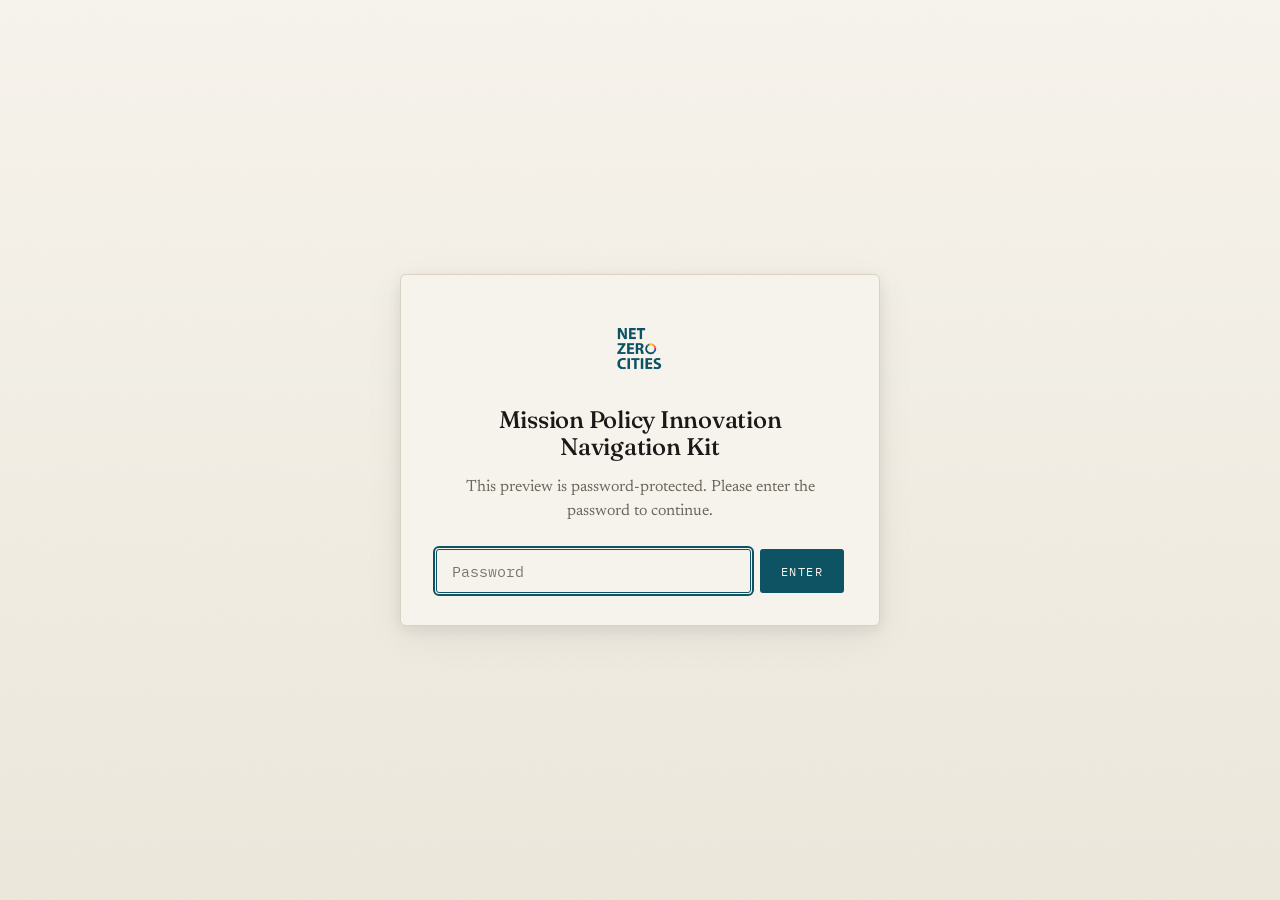
<file: index.html>
<!DOCTYPE html>
<html lang="en">
<head>
<meta charset="utf-8">
<meta name="viewport" content="width=device-width, initial-scale=1">
<link rel="icon" href="assets/img/nzc-mark.png">
<title>Policy Innovation User Manual · NetZeroCities Task 6.5</title>
<meta name="description" content="A working knowledge base on Mission-Driven Policy Innovation: the Integrated, Light and Deep support model; the methods of Studio, Lab, Sprint and Sandbox; and the practice cases behind them. NetZeroCities Task 6.5 — Policy & Regulatory Innovation.">
<script>document.documentElement.className += ' js';try{if(sessionStorage.getItem('nzc_gate')!=='1')document.documentElement.classList.add('gate-locked');}catch(e){document.documentElement.classList.add('gate-locked');}</script>
<link rel="preconnect" href="https://fonts.googleapis.com">
<link rel="preconnect" href="https://fonts.gstatic.com" crossorigin>
<link href="https://fonts.googleapis.com/css2?family=Fraunces:ital,opsz,wght@0,9..144,300..600;1,9..144,300..500&family=IBM+Plex+Mono:wght@400;500&family=Newsreader:ital,opsz,wght@0,6..72,400..600;1,6..72,400..500&display=swap" rel="stylesheet">
<link rel="stylesheet" href="assets/css/styles.css">
</head>
<body>
<a class="skip" href="#main">Skip to content</a>
<div class="scrim" aria-hidden="true"></div>
<header class="topbar" data-topbar></header>
<div class="shell">
  <aside class="rail" id="rail" data-rail>
    <noscript>
      <a href="index.html">Introduction</a> ·
      <a href="support-model.html">Support Model</a> ·
      <a href="methods.html">Methods</a> ·
      <a href="cases.html">Practice Cases</a> ·
      <a href="lessons.html">Lessons</a> ·
      <a href="playbook.html">Playbook</a> ·
      <a href="navigation-kit.html">Navigation Kit</a>
    </noscript>
  </aside>

  <main class="main" id="main">
    <div class="wrap">

      <section class="hero reveal">
        <span class="eyebrow">00 · Introduction</span>
        <h1 class="page-title">Policy Innovation<br><span class="accent">User Manual</span></h1>
        <p class="hero__deck">NetZeroCities' support for the EU Climate-Neutrality Mission shows how often cities are not short of ambition. What Mission implementation requires is the harder work of navigating, aligning and reshaping policy across every level of governance. This manual is a working record of how that work was done — the model, the methods, and the practice behind three years of it.</p>
        <dl class="hero__meta">
          <div><dt>Programme</dt><dd>NetZeroCities · SGA1</dd></div>
          <div><dt>Period</dt><dd>Months 1–36</dd></div>
          <div><dt>Lead</dt><dd>Dark Matter Labs</dd></div>
          <div><dt>Access</dt><dd>Public</dd></div>
        </dl>
      </section>

      <section class="prose reveal">
        <h2><span class="section-num">Where this comes from</span>The EU Climate-Neutrality Mission</h2>
        <p class="lead">This User Manual presents the methods, tools and insights produced by Task 6.5 — <em>Collaborative policy &amp; regulatory dialogues and innovation</em> — set up to enable collaboration across local, regional, national and European governance levels on policy.</p>
        <p>The work was developed within NetZeroCities, as part of the agreement to support the EU's Climate-neutral Mission Cities. Its specific aim was to move beyond a shared diagnosis of the barriers to climate neutrality, toward a transformation of the governance and regulatory frameworks that cities, national actors and EU institutions work within. It reached <strong>[XX] cities</strong> in <strong>[XX] countries</strong> through different formats — from sustained support processes to workshops and one-time sessions. For what the work is and why it matters, see <a href="policy-innovation.html">Policy Innovation</a>.</p>
      </section>

      <section class="stats reveal" aria-label="Portfolio at a glance">
        <div class="stat"><div class="stat__num">80<sup>+</sup></div><div class="stat__label">Targeted presentations &amp; policy briefings</div></div>
        <div class="stat"><div class="stat__num">60<sup>+</sup></div><div class="stat__label">One-to-one diagnostic &amp; support sessions</div></div>
        <div class="stat"><div class="stat__num">40<sup>+</sup></div><div class="stat__label">Multi-actor workshops, labs &amp; studios</div></div>
        <div class="stat"><div class="stat__num">3</div><div class="stat__label">Lab Sprints addressing live EU processes</div></div>
        <div class="stat"><div class="stat__num">2</div><div class="stat__label">Sustained national engagements through Policy Labs</div></div>
      </section>

      <!-- ============ THE NAVIGATOR (signature two-axis explorer) ============ -->
      <section class="prose reveal">
        <h2><span class="section-num">How to read this kit</span>The two-axis navigator</h2>
        <p>The work can be read two ways. By <strong>support level</strong> — how intensive and sustained the engagement is (Integrated, Light, Deep). Or by <strong>method</strong> — the operational format used (Studio, Lab, Sprint, Sandbox). The same practice sits at the intersection of both. Toggle between the two lenses.</p>
      </section>

      <div class="navigator reveal" data-navigator="level">
        <div class="navigator__head">
          <div>
            <span class="navigator__title">Read the work by…</span>
            <div class="navigator__hint">Switch lens — the same practice, seen two ways</div>
          </div>
          <div class="toggle" role="group" aria-label="Choose a lens">
            <button data-mode="level" aria-pressed="true">Support level</button>
            <button data-mode="method" aria-pressed="false">Method</button>
          </div>
        </div>
        <div class="navigator__body">

          <!-- View: by support level -->
          <div data-view="level">
            <div class="axis">
              <div class="axis__head">
                <span class="axis__dot" style="background:var(--tier-integrated)"></span>
                <span class="axis__name">Integrated</span>
                <span class="axis__meta">Continuous · embedded</span>
              </div>
              <p class="axis__desc">Policy innovation embedded within existing NZC city support — the primary mechanism for building demand and the diagnostic pipeline from which deeper engagements emerge.</p>
              <div class="chips">
                <a class="chip" href="cases.html#integrated"><span class="tag">Format</span> CCC Reviews</a>
                <a class="chip" href="cases.html#integrated"><span class="tag">Format</span> Seasonal School</a>
                <a class="chip" href="cases.html#integrated"><span class="tag">Format</span> Learning Programme</a>
                <a class="chip" href="navigation-kit.html"><span class="tag">Tool</span> Navigation Kit</a>
              </div>
            </div>
            <div class="axis">
              <div class="axis__head">
                <span class="axis__dot" style="background:var(--tier-light)"></span>
                <span class="axis__name">Light</span>
                <span class="axis__meta">4–6 weeks · policy window</span>
              </div>
              <p class="axis__desc">Focused, time-limited engagement tied to a defined policy window — convening city, national and EU actors around a specific legislative moment to produce grounded input.</p>
              <div class="chips">
                <a class="chip" href="methods.html#sprint"><span class="tag">Method</span> Policy Lab Sprint</a>
                <a class="chip" href="cases.html#eu-labs"><span class="tag">Cases</span> 3 EU Policy Labs</a>
              </div>
            </div>
            <div class="axis">
              <div class="axis__head">
                <span class="axis__dot" style="background:var(--tier-deep)"></span>
                <span class="axis__name">Deep</span>
                <span class="axis__meta">6–12 months · systemic</span>
              </div>
              <p class="axis__desc">Sustained, multi-phase engagement on a complex systemic challenge, producing diagnostic maps, intervention portfolios, policy briefs and — in some cases — pilot activity.</p>
              <div class="chips">
                <a class="chip" href="methods.html#studio"><span class="tag">Method</span> Policy Studio</a>
                <a class="chip" href="methods.html#lab"><span class="tag">Method</span> Policy Lab</a>
                <a class="chip" href="methods.html#sandbox"><span class="tag">Method</span> Regulatory Sandbox</a>
              </div>
            </div>
          </div>

          <!-- View: by method -->
          <div data-view="method" hidden>
            <div class="axis">
              <div class="axis__head">
                <span class="axis__dot" style="background:var(--tier-deep)"></span>
                <span class="axis__name">Policy Studio</span>
                <span class="axis__meta">Deep · 6 months+</span>
              </div>
              <p class="axis__desc">A sustained, foundational space working the full arc from problem identification to coalition-building and early intervention design. Open-ended at the start.</p>
              <div class="chips">
                <a class="chip" href="cases.html#romania"><span class="tag">Case</span> Romania · M100</a>
                <a class="chip" href="cases.html#poland"><span class="tag">Case</span> Poland · Municipal Finance</a>
              </div>
            </div>
            <div class="axis">
              <div class="axis__head">
                <span class="axis__dot" style="background:var(--tier-deep)"></span>
                <span class="axis__name">Policy Lab</span>
                <span class="axis__meta">Deep · 2–3 months</span>
              </div>
              <p class="axis__desc">A bounded, focused process that begins once the problem space is understood — oriented toward testing and developing specific policy instrument mixes.</p>
              <div class="chips">
                <a class="chip" href="cases.html#finland"><span class="tag">Case</span> Finland · Urban Logistics</a>
              </div>
            </div>
            <div class="axis">
              <div class="axis__head">
                <span class="axis__dot" style="background:var(--tier-light)"></span>
                <span class="axis__name">Policy Lab Sprint</span>
                <span class="axis__meta">Light · 4–6 weeks</span>
              </div>
              <p class="axis__desc">A compressed format for light-touch engagement tied to a specific, current policy window — rapid knowledge exchange and early-stage policy asks, especially at EU level.</p>
              <div class="chips">
                <a class="chip" href="cases.html#eu-labs"><span class="tag">Cases</span> Heating &amp; Cooling · Gas · Housing</a>
                <a class="chip" href="playbook.html"><span class="tag">Guide</span> EU Labs Playbook</a>
              </div>
            </div>
            <div class="axis">
              <div class="axis__head">
                <span class="axis__dot" style="background:var(--tier-deep)"></span>
                <span class="axis__name">Regulatory Sandbox</span>
                <span class="axis__meta">Deep · national approval</span>
              </div>
              <p class="axis__desc">A controlled space to test new regulatory approaches in real conditions before formal adoption. The most resource-intensive and politically complex format — it cannot be advanced by NZC or city teams alone.</p>
              <div class="chips">
                <a class="chip" href="cases.html#ireland"><span class="tag">Lead</span> Ireland · Retrofit</a>
                <a class="chip" href="methods.html#sandbox"><span class="tag">Method</span> How it works</a>
              </div>
            </div>
          </div>

        </div>
      </div>

      <section class="prose reveal">
        <p class="pull">Policy innovation works best when anchored in a challenge cities are already moving — but those challenges are often structural, and need to be connected across governance levels before cities can fully see their relevance and act.
        <cite>Cross-cutting lesson · NetZeroCities</cite></p>
      </section>

      <section class="prose reveal">
        <h2><span class="section-num">Where to go next</span>Explore the kit</h2>
      </section>

      <div class="card-grid cols-2 reveal">
        <a class="card" href="policy-innovation.html">
          <span class="card__tier t-deep">01 · Policy Innovation</span>
          <h3>What it is &amp; why it matters</h3>
          <p>Mission-Driven Policy Innovation, the three interconnected tracks, and the three learnings from the portfolio.</p>
          <span class="card__meta">Read →</span>
        </a>
        <a class="card" href="support-model.html">
          <span class="card__tier t-integrated">02 · Support Model</span>
          <h3>Integrated · Light · Deep</h3>
          <p>Three distinct modes of support, and how the level is decided for each city.</p>
          <span class="card__meta">Read →</span>
        </a>
        <a class="card" href="methods.html">
          <span class="card__tier t-light">03 · Methods</span>
          <h3>Studio · Lab · Sprint · Sandbox</h3>
          <p>Four operational methods, each with a distinct logic, format and set of preconditions.</p>
          <span class="card__meta">Read →</span>
        </a>
        <a class="card" href="cases.html">
          <span class="card__tier t-deep">04 · Practice Cases</span>
          <h3>The portfolio of practice</h3>
          <p>Finland, Romania, Spain, the EU Policy Labs and the integrated portfolio — filterable by level and method.</p>
          <span class="card__meta">Read →</span>
        </a>
        <a class="card" href="lessons.html">
          <span class="card__tier t-integrated">05 · Lessons &amp; Direction</span>
          <h3>What holds, and where next</h3>
          <p>Cross-cutting lessons, and the five shifts that define the direction of travel forwards.</p>
          <span class="card__meta">Read →</span>
        </a>
      </div>

      <nav class="pager" aria-label="Page navigation">
        <span></span>
        <a class="next" href="policy-innovation.html"><span>Next</span>Policy Innovation →</a>
      </nav>

    </div>

    <footer class="sitefoot">
      <div class="sitefoot__inner">
        <strong>Policy Innovation User Manual</strong> — NetZeroCities Task 6.5, Policy &amp; Regulatory Innovation.<br>
        A working knowledge base compiled from the D6.7 Policy, Governance and Labs report (SGA1). Lead: Dark Matter Labs, with Demos Helsinki and the NetZeroCities consortium.
        <div class="eu">
          <svg class="eu__flag" viewBox="0 0 60 40" xmlns="http://www.w3.org/2000/svg" role="img" aria-label="European Union flag">
            <rect width="60" height="40" fill="#003399"/>
            <g fill="#FFCC00">
              <g id="s"><polygon points="30,7 30.9,9.6 33.6,9.6 31.4,11.2 32.2,13.8 30,12.2 27.8,13.8 28.6,11.2 26.4,9.6 29.1,9.6"/></g>
              <use href="#s" transform="rotate(30 30 20)"/><use href="#s" transform="rotate(60 30 20)"/>
              <use href="#s" transform="rotate(90 30 20)"/><use href="#s" transform="rotate(120 30 20)"/>
              <use href="#s" transform="rotate(150 30 20)"/><use href="#s" transform="rotate(180 30 20)"/>
              <use href="#s" transform="rotate(210 30 20)"/><use href="#s" transform="rotate(240 30 20)"/>
              <use href="#s" transform="rotate(270 30 20)"/><use href="#s" transform="rotate(300 30 20)"/>
              <use href="#s" transform="rotate(330 30 20)"/>
            </g>
          </svg>
          <p>NetZeroCities has received funding from the European Union's Horizon 2020 research and innovation programme under grant agreement No 101036519. This site reflects only the authors' view; the European Commission is not responsible for any use of the information it contains. SGA-NZC grant agreement No 101121530 &middot; Dissemination: Public.</p>
        </div>
      </div>
    </footer>
  </main>
</div>
<script src="assets/js/gate.js"></script>
<script src="assets/js/app.js"></script>
</body>
</html>
</file>
<file: assets/css/styles.css>
/* =====================================================================
   Mission Policy Innovation Navigation Kit
   NetZeroCities · Task 6.5 — Policy & Regulatory Innovation
   A public knowledge atlas. Editorial, warm, institutional.
   ===================================================================== */

/* ---------- Design tokens ---------- */
:root {
  /* Paper & ink */
  --paper:        #f6f3ec;
  --paper-2:      #efeae0;   /* recessed panels */
  --paper-3:      #e9e3d6;   /* deeper panels */
  --ink:          #1a1917;
  --ink-soft:     #3d3a34;
  --muted:        #6c665b;
  --faint:        #938c7e;
  --hair:         #d9d2c4;
  --hair-strong:  #c8c0ae;

  /* Accent — NetZeroCities petrol teal (sampled from the NZC logo, #0d5364) */
  --accent:       #0d5364;
  --accent-deep:  #073a47;
  --accent-tint:  #d6e6ea;

  /* Functional tier colours — a clay-to-petrol scale, on brand with NZC */
  --tier-integrated: #a9622b;  /* clay        */
  --tier-light:      #2c7f90;  /* mid teal    */
  --tier-deep:       #0d5364;  /* NZC petrol  */
  --tier-integrated-tint: #f0e3d5;
  --tier-light-tint:      #d9ebee;
  --tier-deep-tint:       #d6e6ea;

  /* NZC brand */
  --nzc: #0d5364;

  /* Practitioner / grey-learning highlight */
  --practitioner-bg:   #efe7d7;
  --practitioner-edge: #a9622b;

  /* Type */
  --display: "Fraunces", Georgia, "Times New Roman", serif;
  --body:    "Newsreader", Georgia, serif;
  --mono:    "IBM Plex Mono", ui-monospace, "SFMono-Regular", Menlo, monospace;

  /* Rhythm */
  --measure: 40rem;
  --gutter:  clamp(1.25rem, 4vw, 3rem);
  --rail:    17rem;

  --shadow-sm: 0 1px 2px rgba(26,25,23,.05), 0 2px 8px rgba(26,25,23,.04);
  --shadow-md: 0 4px 14px rgba(26,25,23,.08), 0 12px 40px rgba(26,25,23,.06);
  --radius: 3px;
}

/* ---------- Reset ---------- */
*, *::before, *::after { box-sizing: border-box; }
html { -webkit-text-size-adjust: 100%; scroll-behavior: smooth; }
@media (prefers-reduced-motion: reduce) {
  html { scroll-behavior: auto; }
  * { animation-duration: .001ms !important; transition-duration: .001ms !important; }
}
body {
  margin: 0;
  background: var(--paper);
  color: var(--ink);
  font-family: var(--body);
  font-size: 1.18rem;
  line-height: 1.62;
  font-optical-sizing: auto;
  -webkit-font-smoothing: antialiased;
  text-rendering: optimizeLegibility;
}
img { max-width: 100%; display: block; }
a { color: inherit; }
h1,h2,h3,h4 { font-family: var(--display); font-weight: 460; line-height: 1.08; margin: 0; letter-spacing: -.012em; }

/* Paper grain — subtle atmosphere */
body::before {
  content: "";
  position: fixed; inset: 0;
  pointer-events: none;
  z-index: 0;
  opacity: .5;
  background-image: url("data:image/svg+xml,%3Csvg xmlns='http://www.w3.org/2000/svg' width='140' height='140'%3E%3Cfilter id='n'%3E%3CfeTurbulence type='fractalNoise' baseFrequency='.85' numOctaves='2' stitchTiles='stitch'/%3E%3CfeColorMatrix type='saturate' values='0'/%3E%3C/filter%3E%3Crect width='100%25' height='100%25' filter='url(%23n)' opacity='.035'/%3E%3C/svg%3E");
}

/* ---------- Layout shell ---------- */
.shell { display: grid; grid-template-columns: var(--rail) 1fr; min-height: 100vh; position: relative; z-index: 1; }

/* ---------- Sidebar rail ---------- */
.rail {
  position: sticky; top: 0; align-self: start;
  height: 100vh; overflow-y: auto;
  border-right: 1px solid var(--hair);
  padding: 2rem 1.6rem 2.4rem;
  background: linear-gradient(180deg, var(--paper) 0%, #f3efe6 100%);
  display: flex; flex-direction: column; gap: 1.6rem;
}
.brand { display: block; text-decoration: none; }
.brand__kicker {
  display: block;
  font-family: var(--mono); font-size: .62rem; letter-spacing: .2em;
  text-transform: uppercase; color: var(--tier-deep); font-weight: 500;
}
.brand__title { display: block; font-family: var(--display); font-size: 1.32rem; line-height: 1.08; margin-top: .55rem; font-weight: 500; letter-spacing: -.01em; }
.brand__sub { display: block; font-family: var(--mono); font-size: .58rem; letter-spacing: .12em; color: var(--muted); margin-top: .55rem; text-transform: uppercase; }

.nav { display: flex; flex-direction: column; gap: .1rem; }
.nav__label {
  font-family: var(--mono); font-size: .6rem; letter-spacing: .2em; text-transform: uppercase;
  color: var(--faint); margin: 1rem 0 .5rem; padding-left: .1rem;
}
.nav a {
  text-decoration: none; color: var(--ink-soft);
  font-family: var(--mono); font-size: .78rem; letter-spacing: .01em;
  padding: .5rem .7rem; border-radius: var(--radius);
  display: flex; align-items: baseline; gap: .6rem;
  transition: background .18s ease, color .18s ease;
}
.nav a .idx { color: var(--faint); font-size: .68rem; min-width: 1.1rem; }
.nav a:hover { background: var(--paper-3); color: var(--ink); }
.nav a[aria-current="page"] { background: var(--accent); color: #f6f3ec; }
.nav a[aria-current="page"] .idx { color: #b9cec6; }

.rail__foot { margin-top: auto; font-family: var(--mono); font-size: .62rem; color: var(--faint); line-height: 1.7; letter-spacing: .04em; }
.rail__foot a { color: var(--muted); }

/* ---------- Mobile top bar ---------- */
.topbar { display: none; }

/* ---------- Main column ---------- */
.main { min-width: 0; }
.wrap { max-width: 60rem; margin: 0 auto; padding: var(--gutter); padding-top: clamp(2rem, 5vw, 4.5rem); padding-bottom: 6rem; }
.prose { max-width: var(--measure); }
.prose p { margin: 0 0 1.15rem; }
.prose p.lead { font-size: 1.34rem; line-height: 1.5; color: var(--ink-soft); }
.prose > * + h2 { margin-top: 3rem; }
.prose > * + h3 { margin-top: 2.1rem; }
.prose strong { font-weight: 600; }
.prose em { font-style: italic; }

/* ---------- Eyebrows, headings ---------- */
.eyebrow {
  font-family: var(--mono); font-size: .68rem; letter-spacing: .22em; text-transform: uppercase;
  color: var(--tier-deep); display: inline-flex; align-items: center; gap: .6rem; margin-bottom: 1.1rem;
}
.eyebrow::before { content: ""; width: 1.6rem; height: 1px; background: var(--tier-deep); display: inline-block; }

h1.page-title { font-size: clamp(2.5rem, 6vw, 4.2rem); font-weight: 400; letter-spacing: -.02em; }
h1.page-title .accent { font-style: italic; color: var(--accent); }
h2 { font-size: clamp(1.6rem, 3vw, 2.15rem); }
h3 { font-size: 1.32rem; font-weight: 520; }
.section-num {
  font-family: var(--mono); font-size: .7rem; letter-spacing: .16em; color: var(--faint);
  text-transform: uppercase; display: block; margin-bottom: .5rem;
}

/* ---------- Hero ---------- */
.hero { padding-bottom: 1rem; border-bottom: 1px solid var(--hair); margin-bottom: 2.5rem; }
.hero__deck { font-size: 1.4rem; line-height: 1.5; color: var(--ink-soft); max-width: 42rem; margin-top: 1.5rem; }
.hero__meta { display: flex; flex-wrap: wrap; gap: 1.5rem 2.5rem; margin-top: 2rem; }
.hero__meta div { }
.hero__meta dt { font-family: var(--mono); font-size: .6rem; letter-spacing: .18em; text-transform: uppercase; color: var(--faint); }
.hero__meta dd { margin: .3rem 0 0; font-family: var(--display); font-size: 1.05rem; }

/* ---------- Stat band ---------- */
.stats { display: grid; grid-template-columns: repeat(auto-fit, minmax(9rem,1fr)); gap: 1px; background: var(--hair); border: 1px solid var(--hair); border-radius: var(--radius); overflow: hidden; margin: 2.5rem 0; }
.stat { background: var(--paper); padding: 1.4rem 1.3rem; }
.stat__num { font-family: var(--display); font-size: 2.5rem; font-weight: 380; line-height: 1; letter-spacing: -.02em; }
.stat__num sup { font-size: .9rem; vertical-align: super; color: var(--accent); }
.stat__label { font-family: var(--mono); font-size: .64rem; letter-spacing: .1em; text-transform: uppercase; color: var(--muted); margin-top: .6rem; line-height: 1.5; }

/* ---------- Cards ---------- */
.card-grid { display: grid; gap: 1.1rem; margin: 2rem 0; }
.card-grid.cols-2 { grid-template-columns: repeat(auto-fit, minmax(17rem,1fr)); }
.card-grid.cols-3 { grid-template-columns: repeat(auto-fit, minmax(14rem,1fr)); }

.card {
  background: var(--paper); border: 1px solid var(--hair); border-radius: var(--radius);
  padding: 1.5rem 1.5rem 1.6rem; text-decoration: none; color: inherit; display: flex; flex-direction: column;
  transition: transform .2s ease, box-shadow .2s ease, border-color .2s ease;
  position: relative; overflow: hidden;
}
a.card:hover { transform: translateY(-3px); box-shadow: var(--shadow-md); border-color: var(--hair-strong); }
.card__tier { font-family: var(--mono); font-size: .6rem; letter-spacing: .14em; text-transform: uppercase; display: inline-flex; align-items: center; gap: .45rem; margin-bottom: .9rem; }
.card__tier::before { content: ""; width: .55rem; height: .55rem; border-radius: 50%; background: currentColor; }
.card h3 { font-size: 1.22rem; }
.card p { font-size: 1rem; line-height: 1.55; color: var(--muted); margin: .7rem 0 0; }
.card__meta { margin-top: auto; padding-top: 1rem; font-family: var(--mono); font-size: .64rem; letter-spacing: .06em; color: var(--faint); }
.card__arrow { position: absolute; top: 1.3rem; right: 1.3rem; color: var(--faint); transition: transform .2s ease, color .2s ease; }
a.card:hover .card__arrow { transform: translate(2px,-2px); color: var(--accent); }

/* tier tinting */
.t-integrated { color: var(--tier-integrated); }
.t-light { color: var(--tier-light); }
.t-deep { color: var(--tier-deep); }
.card.edge-integrated { border-top: 3px solid var(--tier-integrated); }
.card.edge-light { border-top: 3px solid var(--tier-light); }
.card.edge-deep { border-top: 3px solid var(--tier-deep); }

/* ---------- Navigator (the two-axis explorer) ---------- */
.navigator { border: 1px solid var(--hair-strong); border-radius: 5px; background: var(--paper); margin: 2.5rem 0; box-shadow: var(--shadow-sm); overflow: hidden; }
.navigator__head { display: flex; flex-wrap: wrap; align-items: center; justify-content: space-between; gap: 1rem; padding: 1.1rem 1.3rem; border-bottom: 1px solid var(--hair); background: var(--paper-2); }
.navigator__title { font-family: var(--mono); font-size: .68rem; letter-spacing: .16em; text-transform: uppercase; color: var(--ink-soft); }
.toggle { display: inline-flex; border: 1px solid var(--hair-strong); border-radius: 100px; overflow: hidden; background: var(--paper); }
.toggle button {
  font-family: var(--mono); font-size: .8rem; letter-spacing: .06em; text-transform: uppercase; font-weight: 500;
  border: 0; background: transparent; color: var(--ink-soft); padding: .7rem 1.35rem; cursor: pointer;
  transition: background .2s ease, color .2s ease;
}
.toggle button[aria-pressed="true"] { background: var(--accent); color: var(--paper); box-shadow: var(--shadow-sm); }
.navigator__head { padding: 1.25rem 1.4rem; }
.navigator__title { font-size: .74rem; }
/* nudge to make the two lenses unmissable */
.navigator__hint { font-family: var(--mono); font-size: .62rem; letter-spacing: .04em; color: var(--faint); text-transform: none; margin-top: .35rem; }
.navigator__body { padding: 1.3rem; }
.axis { margin-bottom: 1.4rem; }
.axis:last-child { margin-bottom: 0; }
.axis__head { display: flex; align-items: baseline; gap: .7rem; margin-bottom: .9rem; padding-bottom: .5rem; border-bottom: 1px dashed var(--hair-strong); }
.axis__dot { width: .7rem; height: .7rem; border-radius: 50%; flex: none; }
.axis__name { font-family: var(--display); font-size: 1.25rem; font-weight: 500; }
.axis__meta { font-family: var(--mono); font-size: .64rem; letter-spacing: .08em; color: var(--faint); text-transform: uppercase; margin-left: auto; }
.axis__desc { font-size: .98rem; color: var(--muted); margin: -.4rem 0 .9rem; max-width: 44rem; }
.chips { display: flex; flex-wrap: wrap; gap: .5rem; }
.chip {
  font-family: var(--mono); font-size: .7rem; letter-spacing: .04em;
  padding: .45rem .8rem; border-radius: 100px; border: 1px solid var(--hair-strong);
  background: var(--paper); color: var(--ink-soft); text-decoration: none;
  display: inline-flex; align-items: center; gap: .45rem; transition: all .18s ease;
}
.chip:hover { border-color: var(--accent); color: var(--accent); background: var(--accent-tint); }
.chip .tag { font-size: .58rem; letter-spacing: .1em; text-transform: uppercase; color: var(--faint); }

/* ---------- Matrix (methods × support level) ---------- */
.matrix { width: 100%; border-collapse: collapse; margin: 2rem 0; font-size: .98rem; }
.matrix th, .matrix td { text-align: left; padding: .95rem 1rem; border-bottom: 1px solid var(--hair); vertical-align: top; }
.matrix thead th { font-family: var(--mono); font-size: .6rem; letter-spacing: .14em; text-transform: uppercase; color: var(--faint); font-weight: 500; border-bottom: 1px solid var(--hair-strong); }
.matrix tbody th { font-family: var(--display); font-weight: 520; font-size: 1.1rem; white-space: nowrap; }
.matrix tbody tr:hover { background: var(--paper-2); }
.matrix a { color: var(--accent); text-decoration: none; border-bottom: 1px solid var(--accent-tint); }
.matrix a:hover { border-color: var(--accent); }
.matrix .lvl { font-family: var(--mono); font-size: .62rem; letter-spacing: .08em; text-transform: uppercase; display: inline-flex; align-items: center; gap: .4rem; white-space: nowrap; }
.matrix .lvl::before { content: ""; width: .5rem; height: .5rem; border-radius: 50%; background: currentColor; }
.matrix__scroll { overflow-x: auto; -webkit-overflow-scrolling: touch; margin: 2rem -0.2rem; }
@media (max-width: 620px){ .matrix { font-size: .9rem; } .matrix th, .matrix td { padding: .7rem .6rem; } }

/* ---------- Method / detail blocks ---------- */
.detail { border: 1px solid var(--hair); border-radius: var(--radius); background: var(--paper); padding: 1.7rem 1.7rem 1.8rem; margin: 1.4rem 0; scroll-margin-top: 2rem; }
.detail__top { border-left: 3px solid var(--accent); padding-left: 1.1rem; margin-bottom: 1.2rem; }
.detail.tier-integrated .detail__top { border-color: var(--tier-integrated); }
.detail.tier-light .detail__top { border-color: var(--tier-light); }
.detail.tier-deep .detail__top { border-color: var(--tier-deep); }
.detail h3 { font-size: 1.55rem; }
.detail__tagline { font-family: var(--mono); font-size: .66rem; letter-spacing: .1em; text-transform: uppercase; color: var(--muted); margin-top: .5rem; }
.spec { display: grid; grid-template-columns: repeat(auto-fit, minmax(11rem,1fr)); gap: 1rem 1.4rem; margin-top: 1.3rem; padding-top: 1.2rem; border-top: 1px solid var(--hair); }
.spec dt { font-family: var(--mono); font-size: .6rem; letter-spacing: .14em; text-transform: uppercase; color: var(--faint); margin-bottom: .3rem; }
.spec dd { margin: 0; font-size: 1rem; line-height: 1.5; }

/* ---------- Practitioner panel (grey learnings) ---------- */
.practitioner {
  background: var(--practitioner-bg);
  border: 1px solid #ddd0b8; border-left: 3px solid var(--practitioner-edge);
  border-radius: var(--radius); margin: 1.6rem 0; overflow: hidden;
}
.practitioner > summary {
  cursor: pointer; list-style: none; padding: 1rem 1.3rem;
  display: flex; align-items: center; gap: .8rem;
  font-family: var(--mono); font-size: .72rem; letter-spacing: .1em; text-transform: uppercase; color: #6d4419;
}
.practitioner > summary::-webkit-details-marker { display: none; }
.practitioner > summary .badge {
  font-size: .58rem; letter-spacing: .12em; background: var(--practitioner-edge); color: #f6f3ec;
  padding: .25rem .55rem; border-radius: 100px;
}
.practitioner > summary .caret { display: none; }
.practitioner > summary::after {
  content: "Read more"; margin-left: auto;
  font-family: var(--mono); font-size: .62rem; letter-spacing: .1em; text-transform: uppercase;
  color: #f6f3ec; background: var(--practitioner-edge);
  border-radius: 100px; padding: .3rem .7rem; white-space: nowrap;
}
.practitioner[open] > summary::after { content: "Close"; background: transparent; color: var(--practitioner-edge); border: 1px solid var(--practitioner-edge); }
.practitioner__body { padding: 0 1.3rem 1.3rem; }
.practitioner__body p { font-size: 1.02rem; }
.practitioner__body ul { margin: 0; padding: 0; list-style: none; }
.practitioner__body li { position: relative; padding-left: 1.4rem; margin-bottom: .9rem; font-size: 1.02rem; line-height: 1.55; }
.practitioner__body li::before { content: "—"; position: absolute; left: 0; color: var(--practitioner-edge); }
.practitioner__body li strong { color: #5a3712; }

/* ---------- Callout / note ---------- */
.note { border: 1px solid var(--hair); border-left: 3px solid var(--tier-light); background: var(--paper-2); padding: 1.1rem 1.3rem; border-radius: var(--radius); margin: 1.5rem 0; font-size: 1.02rem; }
.note__label { font-family: var(--mono); font-size: .62rem; letter-spacing: .14em; text-transform: uppercase; color: var(--tier-light); display: block; margin-bottom: .45rem; }

.placeholder-link { font-family: var(--mono); font-size: .82em; color: var(--faint); border: 1px dashed var(--hair-strong); padding: .05rem .4rem; border-radius: 3px; white-space: nowrap; }

/* ---------- Filter bar (cases) ---------- */
.filterbar { display: flex; flex-wrap: wrap; align-items: center; gap: .9rem 1.4rem; padding: 1.1rem 0; border-top: 1px solid var(--hair); border-bottom: 1px solid var(--hair); margin: 1.5rem 0 2rem; }
.filterbar__group { display: flex; align-items: center; gap: .6rem; flex-wrap: wrap; }
.filterbar__label { font-family: var(--mono); font-size: .6rem; letter-spacing: .16em; text-transform: uppercase; color: var(--faint); }
.filter { font-family: var(--mono); font-size: .68rem; letter-spacing: .04em; padding: .4rem .8rem; border-radius: 100px; border: 1px solid var(--hair-strong); background: var(--paper); color: var(--ink-soft); cursor: pointer; transition: all .16s ease; text-transform: uppercase; }
.filter:hover { border-color: var(--accent); }
.filter[aria-pressed="true"] { background: var(--ink); color: var(--paper); border-color: var(--ink); }
.filter.f-integrated[aria-pressed="true"] { background: var(--tier-integrated); border-color: var(--tier-integrated); }
.filter.f-light[aria-pressed="true"] { background: var(--tier-light); border-color: var(--tier-light); }
.filter.f-deep[aria-pressed="true"] { background: var(--tier-deep); border-color: var(--tier-deep); }

.case-list { display: grid; gap: 1.2rem; }
.case { border: 1px solid var(--hair); border-radius: 4px; background: var(--paper); padding: 1.6rem 1.7rem; transition: box-shadow .2s ease, opacity .3s ease; scroll-margin-top: 2rem; }
.case.is-hidden { display: none; }
.case__head { display: flex; flex-wrap: wrap; align-items: baseline; gap: .8rem; }
.case__flag { display: flex; gap: .5rem; flex-wrap: wrap; margin-left: auto; }
.tagpill { font-family: var(--mono); font-size: .58rem; letter-spacing: .1em; text-transform: uppercase; padding: .28rem .6rem; border-radius: 100px; border: 1px solid currentColor; }
.case h3 { font-size: 1.45rem; }
.case__geo { font-family: var(--mono); font-size: .68rem; letter-spacing: .08em; color: var(--muted); text-transform: uppercase; margin-top: .3rem; }
.case__body { margin-top: 1rem; }
.case__body p { font-size: 1.05rem; }
.case__outputs { margin: 1.1rem 0 0; padding: 1.1rem 0 0; border-top: 1px solid var(--hair); }
.case__outputs h4 { font-family: var(--mono); font-size: .62rem; letter-spacing: .14em; text-transform: uppercase; color: var(--faint); margin: 0 0 .7rem; font-weight: 500; }
.case__outputs ul { margin: 0; padding-left: 1.1rem; }
.case__outputs li { margin-bottom: .4rem; font-size: 1rem; line-height: 1.5; }

/* ---------- Timeline (playbook runway) ---------- */
.timeline { display: grid; gap: 0; margin: 2rem 0; border: 1px solid var(--hair); border-radius: 4px; overflow: hidden; }
.tl-phase { display: grid; grid-template-columns: 8rem 1fr; border-bottom: 1px solid var(--hair); }
.tl-phase:last-child { border-bottom: 0; }
.tl-phase__when { background: var(--accent); color: var(--paper); padding: 1.1rem 1rem; font-family: var(--mono); font-size: .68rem; letter-spacing: .08em; text-transform: uppercase; }
.tl-phase:nth-child(even) .tl-phase__when { background: var(--accent-deep); }
.tl-phase__what { padding: 1.1rem 1.3rem; }
.tl-phase__what h4 { font-family: var(--display); font-size: 1.15rem; margin: 0 0 .4rem; }
.tl-phase__what p { margin: 0; font-size: 1rem; color: var(--muted); }

.checklist { list-style: none; margin: 1rem 0 0; padding: 0; }
.checklist li { position: relative; padding-left: 1.8rem; margin-bottom: .6rem; font-size: 1.02rem; line-height: 1.5; }
.checklist li::before { content: ""; position: absolute; left: 0; top: .35em; width: .85rem; height: .85rem; border: 1.5px solid var(--tier-deep); border-radius: 2px; }

/* ---------- Big pull quote ---------- */
.pull { font-family: var(--display); font-size: clamp(1.5rem, 3.2vw, 2.3rem); line-height: 1.24; font-weight: 380; letter-spacing: -.01em; margin: 3rem 0; padding-left: 1.5rem; border-left: 2px solid var(--accent); color: var(--ink); font-style: italic; }
.pull cite { display: block; font-family: var(--mono); font-style: normal; font-size: .7rem; letter-spacing: .12em; text-transform: uppercase; color: var(--muted); margin-top: 1rem; }

/* ---------- Shifts (numbered) ---------- */
.shift { display: grid; grid-template-columns: 3.5rem 1fr; gap: 1.3rem; padding: 1.6rem 0; border-top: 1px solid var(--hair); }
.shift__n { font-family: var(--display); font-size: 2.6rem; font-weight: 340; color: var(--accent); line-height: 1; }
.shift__from-to { font-family: var(--mono); font-size: .66rem; letter-spacing: .08em; text-transform: uppercase; color: var(--faint); margin-bottom: .6rem; }
.shift__from-to b { color: var(--tier-integrated); font-weight: 500; }
.shift__from-to i { color: var(--tier-deep); font-style: normal; font-weight: 500; }
.shift h3 { font-size: 1.35rem; margin-bottom: .5rem; }
.shift p { margin: 0; color: var(--ink-soft); font-size: 1.05rem; }

/* ---------- Section divider ---------- */
.rule { border: 0; border-top: 1px solid var(--hair); margin: 3rem 0; }
.dotrule { border: 0; border-top: 1px dashed var(--hair-strong); margin: 2.2rem 0; }

/* ---------- Next / prev footer ---------- */
.pager { display: flex; justify-content: space-between; gap: 1rem; margin-top: 4rem; padding-top: 1.5rem; border-top: 1px solid var(--hair); }
.pager a { text-decoration: none; font-family: var(--mono); font-size: .72rem; letter-spacing: .04em; color: var(--muted); max-width: 48%; transition: color .18s ease; }
.pager a:hover { color: var(--accent); }
.pager a span { display: block; font-size: .58rem; letter-spacing: .16em; text-transform: uppercase; color: var(--faint); margin-bottom: .3rem; }
.pager a.next { text-align: right; margin-left: auto; }

.sitefoot { border-top: 1px solid var(--hair); background: var(--paper-2); padding: 2rem var(--gutter) 3rem; }
.sitefoot__inner { max-width: 60rem; margin: 0 auto; font-family: var(--mono); font-size: .68rem; line-height: 1.8; color: var(--muted); letter-spacing: .02em; }
.sitefoot__inner strong { color: var(--ink-soft); font-weight: 600; }
.disclaimer { margin-top: 1rem; font-size: .64rem; color: var(--faint); max-width: 44rem; }

/* ---------- NZC logo in rail ---------- */
.rail__logo { display: block; margin-bottom: .2rem; }
.rail__logo img { width: 4.4rem; height: auto; }
.topbar__logo { height: 1.9rem; width: auto; display: block; }

/* ---------- MDPI equation (Mission + Policy + Innovation) ---------- */
.mdpi-eq { display: grid; grid-template-columns: 1fr auto 1fr auto 1fr; align-items: center; gap: .8rem; margin: 2rem 0; }
.mdpi-eq .term { border: 1px solid var(--hair); background: var(--paper); border-radius: var(--radius); padding: 1.2rem 1.1rem; text-align: center; }
.mdpi-eq .term h4 { font-family: var(--display); font-size: 1.25rem; margin-bottom: .5rem; }
.mdpi-eq .term p { margin: 0; font-size: .92rem; line-height: 1.45; color: var(--muted); }
.mdpi-eq .op { font-family: var(--display); font-size: 1.8rem; color: var(--accent); text-align: center; }
.mdpi-eq__result { margin: 0 0 2rem; padding: 1.3rem 1.4rem; background: var(--accent); color: var(--paper); border-radius: var(--radius); text-align: center; }
.mdpi-eq__result strong { font-family: var(--display); font-weight: 500; font-size: 1.35rem; display: block; margin-bottom: .4rem; }
.mdpi-eq__result span { font-size: 1.02rem; color: #cfe2e7; }
@media (max-width: 680px){ .mdpi-eq { grid-template-columns: 1fr; } .mdpi-eq .op { font-size: 1.3rem; } }

/* ---------- Practice blocks (Navigation Kit) ---------- */
.practice { border: 1px solid var(--hair); border-radius: 5px; overflow: hidden; margin: 1.4rem 0; background: var(--paper); scroll-margin-top: 2rem; }
.practice__head { padding: 1.1rem 1.4rem; display: flex; align-items: baseline; gap: .9rem; color: var(--paper); }
.practice__n { font-family: var(--mono); font-size: .7rem; letter-spacing: .14em; opacity: .8; }
.practice__head h3 { font-size: 1.4rem; color: var(--paper); }
.practice__head .sub { margin-left: auto; font-family: var(--mono); font-size: .62rem; letter-spacing: .06em; text-transform: uppercase; opacity: .85; text-align: right; }
.practice__body { padding: 1.4rem; }
.p4grid { display: grid; grid-template-columns: repeat(auto-fit, minmax(11rem,1fr)); gap: 1.2rem 1.5rem; }
.p4grid h4 { font-family: var(--mono); font-size: .62rem; letter-spacing: .14em; text-transform: uppercase; color: var(--faint); margin: 0 0 .5rem; font-weight: 500; }
.p4grid p, .p4grid ul { margin: 0; font-size: .98rem; line-height: 1.5; }
.p4grid ul { padding-left: 1.05rem; }
.p4grid li { margin-bottom: .35rem; }
/* practice colour bands (echoing the Navigation Kit deck) */
.pr-1 .practice__head { background: #3f7d6e; }   /* strategic agenda — teal-green */
.pr-2 .practice__head { background: #6d5f9c; }   /* understanding — purple */
.pr-3 .practice__head { background: #c69a2e; }   /* curating — ochre */
.pr-4 .practice__head { background: #5c8a52; }   /* formalising — green */
.pr-5 .practice__head { background: var(--accent); } /* reflect & learn — petrol */

/* default → mission-driven shift */
.shiftbox { margin-top: 1.3rem; padding-top: 1.2rem; border-top: 1px solid var(--hair); display: grid; grid-template-columns: 1fr auto 1fr; gap: 1rem; align-items: stretch; }
.shiftbox__col { }
.shiftbox__label { font-family: var(--mono); font-size: .58rem; letter-spacing: .12em; text-transform: uppercase; margin-bottom: .5rem; display: block; }
.shiftbox__col.from .shiftbox__label { color: var(--faint); }
.shiftbox__col.to .shiftbox__label { color: var(--accent); }
.shiftbox ul { margin: 0; padding-left: 1rem; font-size: .92rem; line-height: 1.45; color: var(--ink-soft); }
.shiftbox li { margin-bottom: .4rem; }
.shiftbox .arrow { align-self: center; color: var(--accent); font-size: 1.3rem; }
.shiftbox__col.from { opacity: .72; }
@media (max-width: 680px){ .shiftbox { grid-template-columns: 1fr; } .shiftbox .arrow { transform: rotate(90deg); } }

/* ---------- Kit process diagram ---------- */
.kit-diagram { margin: 2rem 0; border: 1px solid var(--hair); border-radius: 5px; background: var(--paper); padding: 1.2rem; overflow-x: auto; }
.kit-diagram svg { display: block; width: 100%; height: auto; min-width: 34rem; }

/* ---------- EU / funding footer ---------- */
.eu { display: flex; align-items: center; gap: 1rem; margin-top: 1.4rem; padding-top: 1.2rem; border-top: 1px solid var(--hair); }
.eu__flag { flex: none; width: 3rem; height: 2rem; border-radius: 2px; }
.eu p { margin: 0; font-family: var(--mono); font-size: .6rem; line-height: 1.6; color: var(--faint); letter-spacing: .02em; }

/* ---------- Reveal on load ----------
   Pure CSS, triggered by the tiny inline <head> script that adds `.js`.
   Deliberately TRANSFORM-ONLY: the element is always fully opaque, so if
   the animation engine is paused (backgrounded tab) or JS never loads,
   content is still visible — just positioned normally. Never a white screen. */
html.js .reveal { animation: rise .7s cubic-bezier(.22,.61,.36,1) both; }
html.js .reveal:nth-child(2){ animation-delay:.06s }
html.js .reveal:nth-child(3){ animation-delay:.12s }
html.js .reveal:nth-child(4){ animation-delay:.18s }
html.js .reveal:nth-child(5){ animation-delay:.24s }
@keyframes rise { from { transform: translateY(16px); } to { transform: translateY(0); } }

/* skip link */
.skip { position: absolute; left: -999px; top: 0; background: var(--ink); color: var(--paper); padding: .6rem 1rem; font-family: var(--mono); font-size: .8rem; z-index: 100; }
.skip:focus { left: .5rem; top: .5rem; }

/* ---------- Responsive ---------- */
@media (max-width: 860px) {
  .shell { grid-template-columns: 1fr; }
  .rail {
    position: fixed; inset: 0 0 0 auto; width: min(82vw, 20rem); z-index: 50;
    transform: translateX(100%); transition: transform .3s cubic-bezier(.4,0,.2,1);
    box-shadow: var(--shadow-md); border-left: 1px solid var(--hair);
  }
  body.nav-open .rail { transform: none; }
  .topbar {
    display: flex; align-items: center; justify-content: space-between;
    position: sticky; top: 0; z-index: 40; padding: .9rem var(--gutter);
    background: rgba(246,243,236,.9); backdrop-filter: blur(8px); border-bottom: 1px solid var(--hair);
  }
  .topbar__brand { display: flex; align-items: center; gap: .6rem; font-family: var(--display); font-size: 1.05rem; text-decoration: none; color: var(--ink); }
  .topbar__brand small { display: block; font-family: var(--mono); font-size: .54rem; letter-spacing: .14em; text-transform: uppercase; color: var(--muted); }
  .menu-btn { border: 1px solid var(--hair-strong); background: var(--paper); border-radius: var(--radius); padding: .5rem .8rem; font-family: var(--mono); font-size: .68rem; letter-spacing: .1em; text-transform: uppercase; cursor: pointer; }
  .scrim { position: fixed; inset: 0; background: rgba(26,25,23,.35); opacity: 0; pointer-events: none; transition: opacity .3s ease; z-index: 45; }
  body.nav-open .scrim { opacity: 1; pointer-events: auto; }
  .shift { grid-template-columns: 2.4rem 1fr; gap: .9rem; }
  .tl-phase { grid-template-columns: 1fr; }
  .tl-phase__when { border-bottom: 1px solid rgba(255,255,255,.15); }
}
@media (min-width: 861px) { .topbar, .scrim { display: none; } }

@media (max-width: 520px) {
  body { font-size: 1.08rem; }
  .navigator__head { flex-direction: column; align-items: flex-start; }
}

/* ---------- Password gate (temporary, client-side) ---------- */
html.gate-locked { overflow: hidden; }
html.gate-locked body { overflow: hidden; }
html.gate-locked .shell,
html.gate-locked .topbar,
html.gate-locked .scrim { display: none !important; }

.gate {
  position: fixed; inset: 0; z-index: 200;
  display: flex; align-items: center; justify-content: center;
  padding: 1.5rem;
  background: linear-gradient(180deg, #f6f3ec 0%, #ece7db 100%);
}
.gate::before {
  content: ""; position: absolute; inset: 0; pointer-events: none; opacity: .5;
  background-image: url("data:image/svg+xml,%3Csvg xmlns='http://www.w3.org/2000/svg' width='140' height='140'%3E%3Cfilter id='n'%3E%3CfeTurbulence type='fractalNoise' baseFrequency='.85' numOctaves='2' stitchTiles='stitch'/%3E%3CfeColorMatrix type='saturate' values='0'/%3E%3C/filter%3E%3Crect width='100%25' height='100%25' filter='url(%23n)' opacity='.035'/%3E%3C/svg%3E");
}
.gate__card {
  position: relative; z-index: 1;
  width: min(30rem, 100%); background: var(--paper);
  border: 1px solid var(--hair); border-radius: 6px; box-shadow: var(--shadow-md);
  padding: 2.4rem 2.2rem 2rem; text-align: center;
}
.gate__logo { width: 4.5rem; height: auto; margin: 0 auto 1.4rem; display: block; }
.gate__title { font-family: var(--display); font-size: 1.5rem; font-weight: 500; line-height: 1.12; letter-spacing: -.01em; }
.gate__sub { font-family: var(--body); font-size: 1rem; line-height: 1.5; color: var(--muted); margin: .9rem 0 1.6rem; }
.gate__form { display: flex; gap: .6rem; }
.gate__input {
  flex: 1; font-family: var(--mono); font-size: .95rem; padding: .7rem .9rem;
  border: 1px solid var(--hair-strong); border-radius: var(--radius); background: var(--paper); color: var(--ink);
}
.gate__input:focus { outline: 2px solid var(--accent); outline-offset: 1px; border-color: var(--accent); }
.gate__btn {
  font-family: var(--mono); font-size: .72rem; letter-spacing: .12em; text-transform: uppercase;
  border: 0; background: var(--accent); color: var(--paper); padding: .7rem 1.3rem; border-radius: var(--radius); cursor: pointer;
  transition: background .18s ease;
}
.gate__btn:hover { background: var(--accent-deep); }
.gate__err { font-family: var(--mono); font-size: .72rem; letter-spacing: .02em; color: #a3341f; margin: 1rem 0 0; }
.gate__card--shake { animation: gateShake .4s cubic-bezier(.36,.07,.19,.97); }
@keyframes gateShake {
  10%,90%{transform:translateX(-1px)} 20%,80%{transform:translateX(2px)}
  30%,50%,70%{transform:translateX(-4px)} 40%,60%{transform:translateX(4px)}
}
@media (prefers-reduced-motion: reduce){ .gate__card--shake { animation: none; } }
</file>
